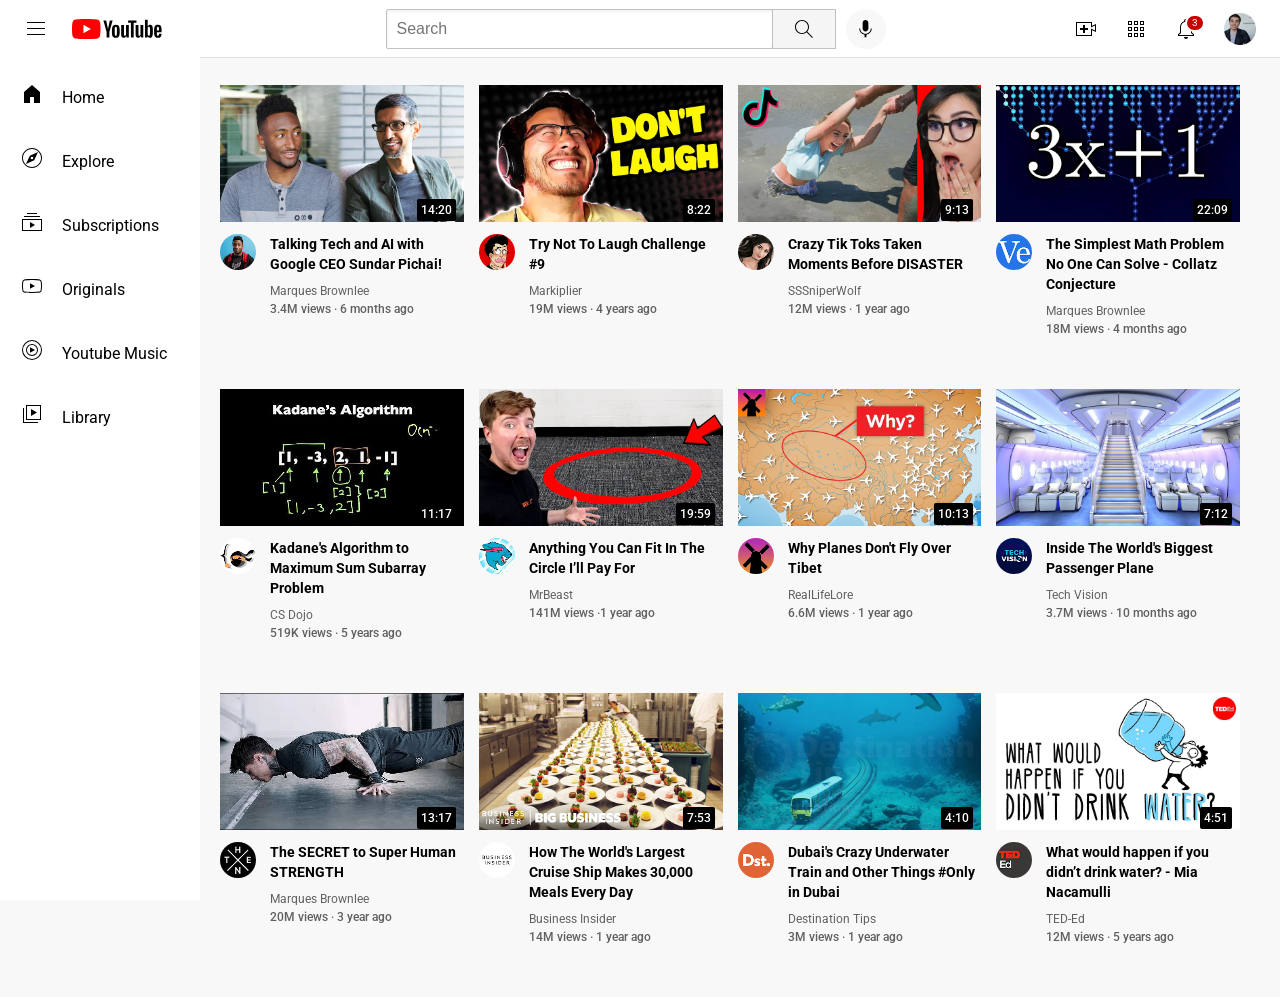
<file: youtube.html>
<!doctype html>
<html lang="en">
  <head>
    <meta charset="UTF-8" />
    <meta name="viewport" content="width=device-width, initial-scale=1.0" />
    <title>Youtube.com Clone</title>
    <link rel="preconnect" href="https://fonts.googleapis.com" />
    <link rel="preconnect" href="https://fonts.gstatic.com" crossorigin />
    <link
      href="https://fonts.googleapis.com/css2?family=Roboto:ital,wght@0,100..900;1,100..900&display=swap"
      rel="stylesheet"
    />
    <link rel="stylesheet" href="/styles/youtube.css" />
    <link rel="stylesheet" href="/styles/utility.css" />
    <link rel="stylesheet" href="/styles/header.css" />
    <link rel="stylesheet" href="/styles/sidebar.css" />
  </head>
  <body>
    <header class="header">
      <div class="left-section">
        <img class="hamburger-menu" src="icons/hamburger-menu.svg" alt="" />
        <img class="youtube-logo" src="icons/youtube-logo.svg" alt="" />
      </div>
      <div class="middle-section">
        <input type="text" placeholder="Search" class="search-box" />

        <!-- Put position absolute inside position relative -->
        <button class="search-btn">
          <img class="search-icon" src="/icons/search.svg" alt="search" />
          <div class="tooltip">Search</div>
        </button>
        <button class="voice-search-btn">
          <img
            class="voice-search-icon"
            src="/icons/voice-search-icon.svg"
            alt=""
          />
          <div class="tooltip">Search with your voice</div>
        </button>
      </div>
      <div class="right-section">
        <div class="upload-icon-container">
          <img class="upload-icon" src="/icons/upload.svg" alt="upload" />
          <div class="tooltip">Create</div>
        </div>
        <div class="youtube-apps-container">
          <img
            class="youtube-apps-icon"
            src="icons/youtube-apps.svg"
            alt="youtube-apps"
          />
          <div class="tooltip">YouTube apps</div>
        </div>
        <div class="notifications-icon-container">
          <img
            class="notifications-icon"
            src="icons/notifications.svg"
            alt="notifications"
          />
          <div class="tooltip">Notifications</div>
          <div class="notifications-count">3</div>
        </div>
        <img
          class="current-user-picture"
          src="channel-profile/my-channel (1).jpeg"
          alt="channel-profile"
        />
      </div>
    </header>

    <nav class="sidebar">
      <div class="sidebar-link">
        <img src="icons/home.svg" alt="home" />
        <div>Home</div>
      </div>
      <div class="sidebar-link">
        <img src="icons/explore.svg" alt="explore" />
        <div>Explore</div>
      </div>
      <div class="sidebar-link">
        <img src="icons/subscriptions.svg" alt="subscriptions" />
        <div>Subscriptions</div>
      </div>
      <div class="sidebar-link">
        <img src="icons/originals.svg" alt="originals" />
        <div>Originals</div>
      </div>
      <div class="sidebar-link">
        <img src="icons/youtube-music.svg" alt="youtube-music" />
        <div>Youtube Music</div>
      </div>
      <div class="sidebar-link">
        <img src="icons/library.svg" alt="library" />
        <div>Library</div>
      </div>
    </nav>

    <main>
      <section class="video-grid">
        <!-- 1st profile-pic -->
        <div class="video-preview">
          <div class="thumbnail-row">
            <a href="https://www.youtube.com/watch?v=n2RNcPRtAiY">
              <img
                class="thumbnail"
                src="thumbnails/thumbnail-1.webp"
                alt="thumbnail-1"
              />
            </a>
            <div class="video-time">14:20</div>
          </div>

          <div class="video-info-grid">
            <div class="channel-picture">
              <img
                class="profile-pic"
                src="/channel-profile/channel-1.jpeg"
                alt="channel-profile"
              />
              <!-- Tooltip -->
              <div class="tooltip">
                <div class="tooltip-pic">
                  <img
                    class="profile-pic"
                    src="/channel-profile/channel-1.jpeg"
                    alt="channel-profile"
                  />
                </div>

                <div class="video-info">
                  <p class="video-author"><strong>Marques Brownlee</strong></p>
                  <p class="video-stats">15M subscribers</p>
                </div>
              </div>
            </div>

            <div class="video-info">
              <p class="video-title">
                <strong
                  >Talking Tech and AI with Google CEO Sundar Pichai!
                </strong>
              </p>
              <p class="video-author">Marques Brownlee</p>
              <p class="video-stats">3.4M views &middot; 6 months ago</p>
            </div>
          </div>
        </div>
        <!-- 2nd profile-pic -->
        <div class="video-preview">
          <div class="thumbnail-row">
            <a href="https://www.youtube.com/watch?v=mP0RAo9SKZk">
              <img
                class="thumbnail"
                src="thumbnails/thumbnail-2.webp"
                alt="thumbnail-2"
              />
            </a>
            <div class="video-time">8:22</div>
          </div>

          <div class="video-info-grid">
            <div class="channel-picture">
              <img
                class="profile-pic"
                src="/channel-profile/channel-2.jpeg"
                alt="channel-profile"
              />
                <!-- Tooltip -->
              <div class="tooltip">
                <div class="tooltip-pic">
                  <img
                    class="profile-pic"
                    src="/channel-profile/channel-2.jpeg"
                    alt="channel-profile"
                  />
                </div>

                <div class="video-info">
                  <p class="video-author"><strong>Marques Brownlee</strong></p>
                  <p class="video-stats">15M subscribers</p>
                </div>
              </div>
            </div>
            <div class="video-info">
              <p class="video-title">
                <strong> Try Not To Laugh Challenge #9 </strong>
              </p>
              <p class="video-author">Markiplier</p>
              <p class="video-stats">19M views &middot; 4 years ago</p>
            </div>
          </div>
        </div>
        <!-- 3rd profile-pic -->
        <div class="video-preview">
          <div class="thumbnail-row">
            <a href="https://www.youtube.com/watch?v=FgjPQQeTh1w">
              <img
                class="thumbnail"
                src="thumbnails/thumbnail-3.webp"
                alt="thumbnail-3"
              />
            </a>
            <div class="video-time">9:13</div>
          </div>
          <div class="video-info-grid">
            <div class="channel-picture">
              <img
                class="profile-pic"
                src="/channel-profile/channel-3.jpeg"
                alt="channel-profile"
              />
              <!-- Tooltip -->
              <div class="tooltip">
                <div class="tooltip-pic">
                  <img
                    class="profile-pic"
                    src="/channel-profile/channel-3.jpeg"
                    alt="channel-profile"
                  />
                </div>

                <div class="video-info">
                  <p class="video-author"><strong>Marques Brownlee</strong></p>
                  <p class="video-stats">15M subscribers</p>
                </div>
              </div>
            </div>

            <div class="video-info">
              <p class="video-title">
                <strong> Crazy Tik Toks Taken Moments Before DISASTER </strong>
              </p>
              <p class="video-author">SSSniperWolf</p>
              <p class="video-stats">12M views &middot; 1 year ago</p>
            </div>
          </div>
        </div>
        <!-- 4th profile-pic -->
        <div class="video-preview">
          <div class="thumbnail-row">
            <a href="https://www.youtube.com/watch?v=094y1Z2wpJg">
              <img
                class="thumbnail"
                src="thumbnails/thumbnail-4.webp"
                alt="thumbnail-4"
              />
            </a>
            <div class="video-time">22:09</div>
          </div>
          <div class="video-info-grid">
            <div class="channel-picture">
              <img
                class="profile-pic"
                src="/channel-profile/channel-4.jpeg"
                alt="channel-profile"
              />
              <!-- Tooltip -->
              <div class="tooltip">
                <div class="tooltip-pic">
                  <img
                    class="profile-pic"
                    src="/channel-profile/channel-4.jpeg"
                    alt="channel-profile"
                  />
                </div>

                <div class="video-info">
                  <p class="video-author"><strong>Marques Brownlee</strong></p>
                  <p class="video-stats">15M subscribers</p>
                </div>
              </div>
            </div>
            <div class="video-info">
              <p class="video-title">
                <strong>
                  The Simplest Math Problem No One Can Solve - Collatz
                  Conjecture
                </strong>
              </p>
              <p class="video-author">Marques Brownlee</p>
              <p class="video-stats">18M views &middot; 4 months ago</p>
            </div>
          </div>
        </div>
        <!-- 5th profile-pic -->
        <div class="video-preview">
          <div class="thumbnail-row">
            <a href="https://www.youtube.com/watch?v=86CQq3pKSUw">
              <img
                class="thumbnail"
                src="thumbnails/thumbnail-5.webp"
                alt="thumbnail-5"
              />
            </a>
            <div class="video-time">11:17</div>
          </div>
          <div class="video-info-grid">
            <div class="channel-picture">
              <img
                class="profile-pic"
                src="/channel-profile/channel-5.jpeg"
                alt="channel-profile"
              />
              <!-- Tooltip -->
              <div class="tooltip">
                <div class="tooltip-pic">
                  <img
                    class="profile-pic"
                    src="/channel-profile/channel-5.jpeg"
                    alt="channel-profile"
                  />
                </div>

                <div class="video-info">
                  <p class="video-author"><strong>Marques Brownlee</strong></p>
                  <p class="video-stats">15M subscribers</p>
                </div>
              </div>
            </div>
            <div class="video-info">
              <p class="video-title">
                <strong>
                  Kadane's Algorithm to Maximum Sum Subarray Problem
                </strong>
              </p>
              <p class="video-author">CS Dojo</p>
              <p class="video-stats">519K views &middot; 5 years ago</p>
            </div>
          </div>
        </div>
        <!-- 6th profile-pic -->
        <div class="video-preview">
          <div class="thumbnail-row">
            <a href="https://www.youtube.com/watch?v=yXWw0_UfSFg">
              <img
                class="thumbnail"
                src="thumbnails/thumbnail-6.webp"
                alt="thumbnail-6"
              />
            </a>
            <div class="video-time">19:59</div>
          </div>
          <div class="video-info-grid">
            <div class="channel-picture">
              <img
                class="profile-pic"
                src="/channel-profile/channel-6.jpeg"
                alt="channel-profile"
              />
              <!-- Tooltip -->
              <div class="tooltip">
                <div class="tooltip-pic">
                  <img
                    class="profile-pic"
                    src="/channel-profile/channel-6.jpeg"
                    alt="channel-profile"
                  />
                </div>

                <div class="video-info">
                  <p class="video-author"><strong>Marques Brownlee</strong></p>
                  <p class="video-stats">15M subscribers</p>
                </div>
              </div>
            </div>
            <div class="video-info">
              <p class="video-title">
                <strong>
                  Anything You Can Fit In The Circle I’ll Pay For
                </strong>
              </p>
              <p class="video-author">MrBeast</p>
              <p class="video-stats">141M views &middot;1 year ago</p>
            </div>
          </div>
        </div>
        <!-- 7th profile-pic -->
        <div class="video-preview">
          <div class="thumbnail-row">
            <a href="https://www.youtube.com/watch?v=fNVa1qMbF9Y">
              <img
                class="thumbnail"
                src="thumbnails/thumbnail-7.webp"
                alt="thumbnail-7"
              />
            </a>
            <div class="video-time">10:13</div>
          </div>
          <div class="video-info-grid">
            <div class="channel-picture">
              <img
                class="profile-pic"
                src="/channel-profile/channel-7.jpeg"
                alt="channel-profile"
              />
              <!-- Tooltip -->
              <div class="tooltip">
                <div class="tooltip-pic">
                  <img
                    class="profile-pic"
                    src="/channel-profile/channel-7.jpeg"
                    alt="channel-profile"
                  />
                </div>

                <div class="video-info">
                  <p class="video-author"><strong>Marques Brownlee</strong></p>
                  <p class="video-stats">15M subscribers</p>
                </div>
              </div>
            </div>
            <div class="video-info">
              <p class="video-title">
                <strong> Why Planes Don't Fly Over Tibet </strong>
              </p>
              <p class="video-author">RealLifeLore</p>
              <p class="video-stats">6.6M views &middot; 1 year ago</p>
            </div>
          </div>
        </div>
        <!-- 8th profile-pic -->
        <div class="video-preview">
          <div class="thumbnail-row">
            <a href="https://www.youtube.com/watch?v=lFm4EM1juls">
              <img
                class="thumbnail"
                src="thumbnails/thumbnail-8.webp"
                alt="thumbnail-8"
              />
            </a>
            <div class="video-time">7:12</div>
          </div>
          <div class="video-info-grid">
            <div class="channel-picture">
              <img
                class="profile-pic"
                src="/channel-profile/channel-8.jpeg"
                alt="channel-profile"
              />
              <!-- Tooltip -->
              <div class="tooltip">
                <div class="tooltip-pic">
                  <img
                    class="profile-pic"
                    src="/channel-profile/channel-8.jpeg"
                    alt="channel-profile"
                  />
                </div>

                <div class="video-info">
                  <p class="video-author"><strong>Marques Brownlee</strong></p>
                  <p class="video-stats">15M subscribers</p>
                </div>
              </div>
            </div>
            <div class="video-info">
              <p class="video-title">
                <strong>Inside The World's Biggest Passenger Plane </strong>
              </p>
              <p class="video-author">Tech Vision</p>
              <p class="video-stats">3.7M views &middot; 10 months ago</p>
            </div>
          </div>
        </div>
        <!-- 9th profile-pic -->
        <div class="video-preview">
          <div class="thumbnail-row">
            <a href="https://www.youtube.com/watch?v=ixmxOlcrlUc">
              <img
                class="thumbnail"
                src="thumbnails/thumbnail-9.webp"
                alt="thumbnail-9"
              />
            </a>
            <div class="video-time">13:17</div>
          </div>
          <div class="video-info-grid">
            <div class="channel-picture">
              <img
                class="profile-pic"
                src="/channel-profile/channel-9.jpeg"
                alt="channel-profile"
              />
              <!-- Tooltip -->
              <div class="tooltip">
                <div class="tooltip-pic">
                  <img
                    class="profile-pic"
                    src="/channel-profile/channel-9.jpeg"
                    alt="channel-profile"
                  />
                </div>

                <div class="video-info">
                  <p class="video-author"><strong>Marques Brownlee</strong></p>
                  <p class="video-stats">15M subscribers</p>
                </div>
              </div>
            </div>
            <div class="video-info">
              <p class="video-title">
                <strong>The SECRET to Super Human STRENGTH </strong>
              </p>
              <p class="video-author">Marques Brownlee</p>
              <p class="video-stats">20M views &middot; 3 year ago</p>
            </div>
          </div>
        </div>
        <!-- 10th profile-pic -->
        <div class="video-preview">
          <div class="thumbnail-row">
            <a href="https://www.youtube.com/watch?v=R2vXbFp5C9o">
              <img
                class="thumbnail"
                src="thumbnails/thumbnail-10.webp"
                alt="thumbnail-10"
              />
            </a>
            <div class="video-time">7:53</div>
          </div>
          <div class="video-info-grid">
            <div class="channel-picture">
              <img
                class="profile-pic"
                src="/channel-profile/channel-10.jpeg"
                alt="channel-profile"
              />
              <!-- Tooltip -->
              <div class="tooltip">
                <div class="tooltip-pic">
                  <img
                    class="profile-pic"
                    src="/channel-profile/channel-10.jpeg"
                    alt="channel-profile"
                  />
                </div>

                <div class="video-info">
                  <p class="video-author"><strong>Marques Brownlee</strong></p>
                  <p class="video-stats">15M subscribers</p>
                </div>
              </div>
            </div>
            <div class="video-info">
              <p class="video-title">
                <strong>
                  How The World's Largest Cruise Ship Makes 30,000 Meals Every
                  Day
                </strong>
              </p>
              <p class="video-author">Business Insider</p>
              <p class="video-stats">14M views &middot; 1 year ago</p>
            </div>
          </div>
        </div>
        <!-- 11th profile-pic -->
        <div class="video-preview">
          <div class="thumbnail-row">
            <a href="https://www.youtube.com/watch?v=0nZuYyXET3s">
              <img
                class="thumbnail"
                src="thumbnails/thumbnail-11.webp"
                alt="thumbnail-11"
              />
            </a>
            <div class="video-time">4:10</div>
          </div>
          <div class="video-info-grid">
            <div class="channel-picture">
              <img
                class="profile-pic"
                src="/channel-profile/channel-11.jpeg"
                alt="channel-profile"
              />
              <!-- Tooltip -->
              <div class="tooltip">
                <div class="tooltip-pic">
                  <img
                    class="profile-pic"
                    src="/channel-profile/channel-11.jpeg"
                    alt="channel-profile"
                  />
                </div>

                <div class="video-info">
                  <p class="video-author"><strong>Marques Brownlee</strong></p>
                  <p class="video-stats">15M subscribers</p>
                </div>
              </div>
            </div>
            <div class="video-info">
              <p class="video-title">
                <strong>
                  Dubai's Crazy Underwater Train and Other Things #Only in Dubai
                </strong>
              </p>
              <p class="video-author">Destination Tips</p>
              <p class="video-stats">3M views &middot; 1 year ago</p>
            </div>
          </div>
        </div>
        <!-- 12th profile-pic -->
        <div class="video-preview">
          <div class="thumbnail-row">
            <a href="https://www.youtube.com/watch?v=9iMGFqMmUFs">
              <img
                class="thumbnail"
                src="thumbnails/thumbnail-12.webp"
                alt="thumbnail-12"
              />
            </a>
            <div class="video-time">4:51</div>
          </div>
          <div class="video-info-grid">
            <div class="channel-picture">
              <img
                class="profile-pic"
                src="/channel-profile/channel-12.jpeg"
                alt="channel-profile"
              />
              <!-- Tooltip -->
              <div class="tooltip">
                <div class="tooltip-pic">
                  <img
                    class="profile-pic"
                    src="/channel-profile/channel-12.jpeg"
                    alt="channel-profile"
                  />
                </div>

                <div class="video-info">
                  <p class="video-author"><strong>Marques Brownlee</strong></p>
                  <p class="video-stats">15M subscribers</p>
                </div>
              </div>
            </div>
            <div class="video-info">
              <p class="video-title">
                <strong
                  >What would happen if you didn’t drink water? - Mia Nacamulli
                </strong>
              </p>
              <p class="video-author">TED-Ed</p>
              <p class="video-stats">12M views &middot; 5 years ago</p>
            </div>
          </div>
        </div>
      </section>
    </main>
  </body>
</html>
</file>
<file: styles/youtube.css>
.thumbnail {
  width: 100%;
}

.video-grid {
  display: grid;
  grid-template-columns: 1fr 1fr 1fr;
  gap: 20px 15px;
  padding: 20px;
}

@media (max-width: 750px) {
  .video-grid {
    grid-template-columns: 1fr 1fr;
  }
}

@media (min-width: 751px) and (max-width: 999px) {
  .video-grid {
    grid-template-columns: 1fr 1fr 1fr;
  }
}

@media (min-width: 1000px) {
  .video-grid {
    grid-template-columns: 1fr 1fr 1fr 1fr;
  }
}

.video-title {
  margin-top: 0;
  margin-bottom: 10px;
  font-size: 14px;
  font-weight: 500;
  line-height: 20px;
}

.video-author,
.video-stats {
  font-size: 12px;
  color: rgb(96, 96, 96);
}

.video-author {
  margin-bottom: 4px;
}

.video-info-grid {
  display: grid;
  grid-template-columns: 50px 1fr;
  margin-bottom: 33px;
}

/* .channel-picture {
    display: inline-block;
    width: 50px;
    vertical-align: top;
    }
    .video-info {
    display: inline-block;
    width: 200px;
    } */
.profile-pic {
  width: 36px;
  border-radius: 50px;
  cursor: pointer;
}

.thumbnail-row {
  margin-bottom: 8px;
  position: relative;
}

.video-time {
  font-size: 12px;
  font-weight: 500;
  padding: 4px;
  border-radius: 2px;
  background-color: #000;
  color: #fff;
  position: absolute;
  right: 8px;
  bottom: 5px;
}

.video-preview {
  position: relative;
}

.channel-picture .tooltip {
  display: flex;
  align-items: center;
  justify-content: center;
  gap: 8px;
  background-color: #fff;
  border-radius: 5px;
  box-shadow: 9px 9px 35px rgba(92, 78, 78, 0.3);
  position: absolute;
  bottom: 0;
  width: 70%;
  padding: 10px 0;
  border: 0.5px solid #fff;
  opacity: 0;
}

.channel-picture:hover .tooltip {
  opacity: 1;
}

.channel-picture .tooltip .video-author {
  margin-top: 0;
  margin-bottom: 2px;
  font-size: 14px;
  line-height: 20px;
  color: #000;
}

.channel-picture .tooltip .video-author,
.video-stats {
  font-weight: 500;
}

.channel-picture .tooltip-pic {
  /* background-color: red; */
  margin-left: -15px;
}

.channel-picture .tooltip-pic img {
  width: 45px;
  /* display: inline-block; */
}
</file>
<file: styles/utility.css>
p {
  font-family: Roboto, Arial;
  margin-top: 0;
  margin-bottom: 0;
}

body{
  /* This style will be inherited */
    margin: 0;
    padding: 65px 0px 0 80px;
    background-color: rgb(248, 248, 248);
    font-family: Roboto, Arial;
}
</file>
<file: styles/header.css>
.header {
  height: 57px;

  display: flex;
  justify-content: space-between;
  align-items: center;
  position: fixed;
  inset: 0;
  z-index: 100;
  background-color: #fff;
  border-bottom: 1px solid rgb(222, 222, 222);
  margin: 0 0 20px 0;
}

.left-section {
  display: flex;
  align-items: center;
}

.hamburger-menu {
  height: 24px;
  margin: 0 24px 0 24px;
  cursor: pointer;
}

.youtube-logo {
  height: 20px;
  cursor: pointer;
}

.middle-section {
  flex: 1;
  margin: 0 35px 0 70px;
  max-width: 500px;
  display: flex;
  align-items: center;
}

.search-box {
  flex: 1;
  height: 38px;
  padding: 0 0 0 10px;
  font-size: 16px;
  border: 1px solid rgb(192, 192, 192);
  border-radius: 2px;
  box-shadow: inset 1px 2px 3px rgba(0, 0, 0, 0.05);
  width: 0;
}

.search-box::placeholder {
  font-size: 16px;
}

.search-btn {
  height: 40px;
  width: 64px;
  background-color: rgb(245, 245, 245);
  margin: 0 10px 0 -1px;
  border: 0.1px solid rgb(192, 192, 192);
  border-radius:
    2px,
    0 2px 0;
  cursor: pointer;
}

.search-btn,
.voice-search-btn,
.upload-icon-container,
.youtube-apps-container,
.notifications-icon-container {
  display: flex;
  justify-content: center;
  align-items: center;
  position: relative;
}

.search-btn .tooltip,
.voice-search-btn .tooltip,
.upload-icon-container .tooltip,
.youtube-apps-container .tooltip,
.notifications-icon-container .tooltip {
  position: absolute;
  background-color: gray;
  color: #fff;
  padding: 4px 8px;
  border-radius: 2px;
  font-size: 11px;
  bottom: -30px;
  opacity: 0;
  transition: opacity 0.15s;
  pointer-events: none;
  white-space: nowrap;
}

.search-btn:hover .tooltip,
.voice-search-btn:hover .tooltip,
.upload-icon-container:hover .tooltip,
.youtube-apps-container:hover .tooltip,
.notifications-icon-container:hover .tooltip {
  opacity: 1;
}

.search-icon {
  height: 24px;
}

.voice-search-btn {
  height: 40px;
  width: 40px;
  border-radius: 20px;
  border: none;
  background-color: rgb(248, 248, 248);
  cursor: pointer;
}

.voice-search-icon {
  height: 23px;
}

.right-section {
  width: 182px;
  margin: 0 24px 0 0;
  display: flex;
  align-items: center;
  justify-content: space-between;
  flex-shrink: 0;
}

.upload-icon {
  height: 24px;
  cursor: pointer;
}

.youtube-apps-icon {
  height: 24px;
  cursor: pointer;
}

.notifications-icon {
  height: 24px;
  cursor: pointer;
}

/* .notifications-icon-container {
  position: relative;
} */

.notifications-count {
  position: absolute;
  top: -3px;
  right: -7px;
  background-color: rgb(200, 0, 0);
  color: #fff;
  font-size: 10px;
  padding: 1.5px 5px;
  border-radius: 80px;
  border: 2px solid #fff;
  display: flex;
  justify-content: center;
  align-items: center;
}

.current-user-picture {
  height: 32px;
  border-radius: 12px;
  cursor: pointer;
}
</file>
<file: styles/sidebar.css>
.sidebar {
  position: fixed;
  background-color: #fff;
  left: 0;
  top: 55px;
  bottom: 0;
  width: 72px;
  z-index: 200;
  padding: 5px 0 0 0;
}

.sidebar-link {
  height: 74px;
  display: flex;
  justify-content: center;
  align-items: center;
  flex-direction: column;
  cursor: pointer;
}

.sidebar-link:hover {
  background-color: rgb(235, 235, 235);
}

.sidebar-link img {
  height: 24px;
  margin: 0 0 6.5px 0;
}

.sidebar-link div {
  font-size: 10px;
}

@media (min-width: 1201px) {
  .sidebar {
    position: fixed;
    background-color: #fff;
    left: 0;
    top: 55px;
    bottom: 0;
    width: 200px;
    z-index: 200;
    padding: 5px 0 0 0;
  }

  .sidebar-link {
    display: grid;
    grid-template-columns: 30px 1fr;
    justify-content: center;
    align-items: center;
    gap: 10px;
    margin: 0 0 -10px 20px;
  }

  .sidebar-link img {
    /* background-color: red; */
  }

  .sidebar-link div {
    font-size: 16px;
    padding: 5px;
    margin-left: -3px;
  }

  .video-grid{
    margin: 0 20px 0 120px;
  }
}
</file>
